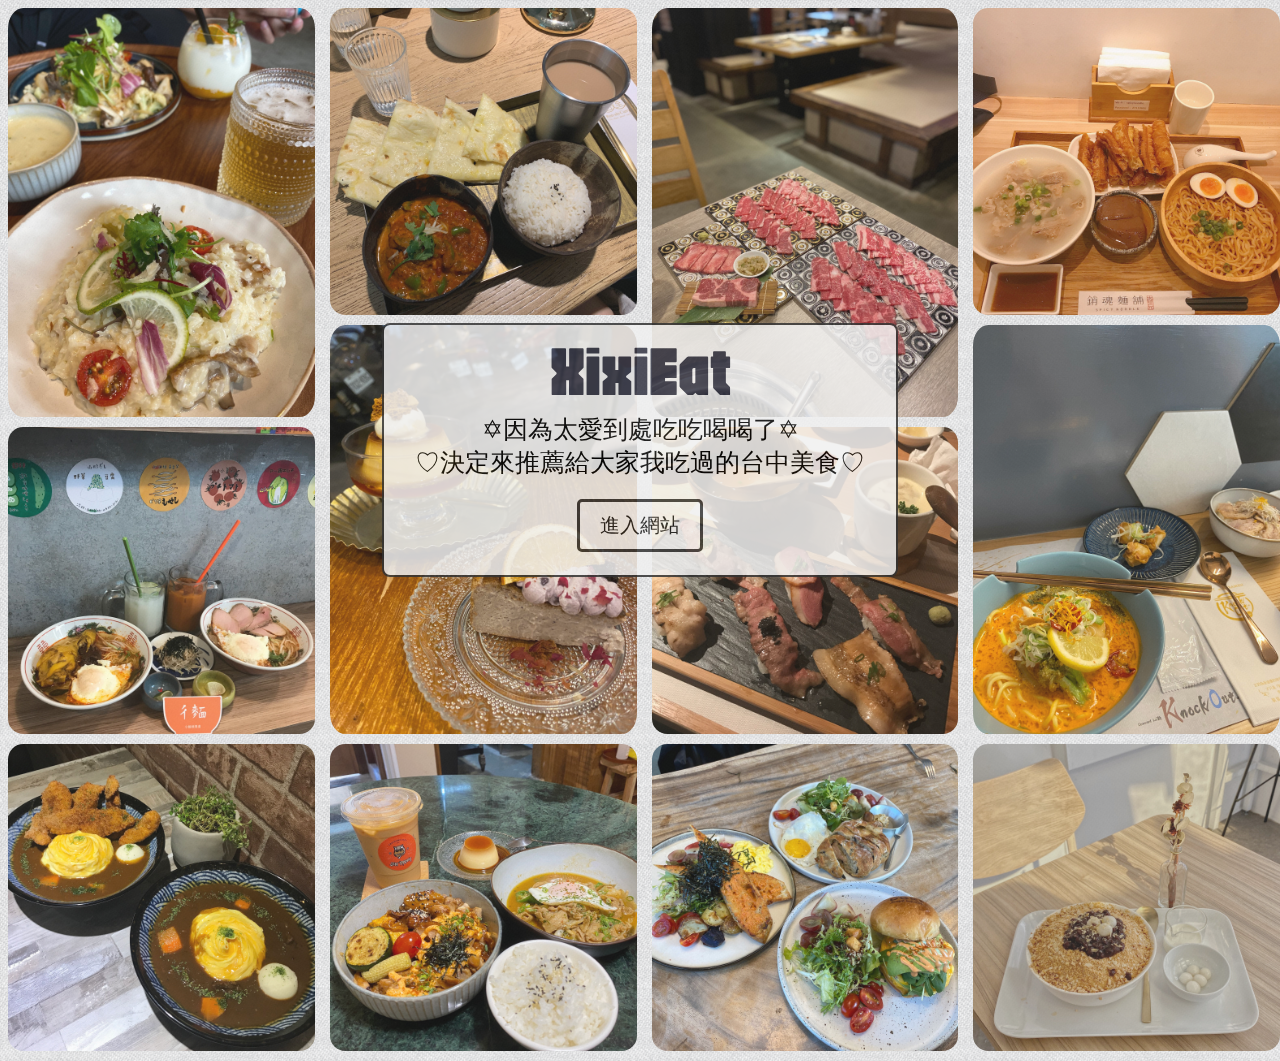
<file: index2/index2.html>
<!DOCTYPE html>
<html lang="en">
<head>
    <meta charset="UTF-8">
    <meta name="viewport" content="width=device-width, initial-scale=1.0">
    <link rel="stylesheet" href="./index2.css">
    <link rel="preconnect" href="https://fonts.googleapis.com">
    <link rel="preconnect" href="https://fonts.gstatic.com" crossorigin>
    <link href="https://fonts.googleapis.com/css2?family=Jaro:opsz@6..72&display=swap" rel="stylesheet">
    <title>首頁</title>
</head>
<body>
    <div class="topic">
        <div class="header-h1">XixiEat</div>
        <span class="p1">✡因為太愛到處吃吃喝喝了✡</span>
        <br>
        
        <span class="p1">♡決定來推薦給大家我吃過的台中美食♡</span>
        <br>
        <a class="button" href="./../美食分類/category.html">進入網站</a>
    </div>
    <div class="container">
        <figure>
          <img  src="./../images/1520-giocoso.jpeg"  />
          <!-- <figcaption><a href="#">1</a></figcaption> -->
        </figure>
        <figure>
          <img src="./../images/1515小酸辣.jpeg" alt="The Clifton Suspension Bridge" />
          <!-- <figcaption><a href="#">2</a></figcaption> -->
        </figure>
        <figure>
          <img src="./../images/1515-墨村.jpeg" alt="Sunset and boats" />
          <!-- <figcaption><a href="#">3</a></figcaption> -->
        </figure>
        <figure>
          <img src="./../images/1515飪室.jpeg" alt="a river in the snow" />
          <!-- <figcaption><a href="#">4</a></figcaption> -->
        </figure>
        <figure>
          <img src="./../images/1520-離域.jpeg" alt="a single checked balloon" />
          <!-- <figcaption><a href="#">5</a></figcaption> -->
        </figure>
        <figure>
          <img src="./../images/1515金香.jpeg" alt="a hot air balloon shaped like a dog" />
          <!-- <figcaption><a href="#">6</a></figcaption> -->
        </figure>
        <figure>
          <img src="./../images/1520-山鯨.jpeg" alt="View from a hot air balloon of other balloons" />
          <!-- <figcaption><a href="#">7</a></figcaption> -->
        </figure>
        <figure>
          <img src="./../images/1515-一笈.jpeg" alt="a balloon fairground ride" />
          <!-- <figcaption><a href="#">8</a></figcaption> -->
        </figure>
        <figure>
          <img src="./../images/1515-早午餐.jpeg" alt="sunrise over a harbor" />
          <!-- <figcaption><a href="#">9</a></figcaption> -->
        </figure>
        <figure>
          <img src="./../images/銷魂麵舖j.jpeg" alt="three hot air balloons in a blue sky" />
          <!-- <figcaption><a href="#">10</a></figcaption> -->
        </figure>
        <figure>
            <img src="./../images/1520-knockout.jpeg" alt="three hot air balloons in a blue sky" />
            <!-- <figcaption><a href="#">10</a></figcaption> -->
          </figure>
        <figure>
        <img src="./../images/紅豆冰.jpeg" alt="the Toronto light up sign at night" />
          <!-- <figcaption><a href="#">11</a></figcaption> -->
        </figure>
      </div>
      
</body>
</html>
</file>
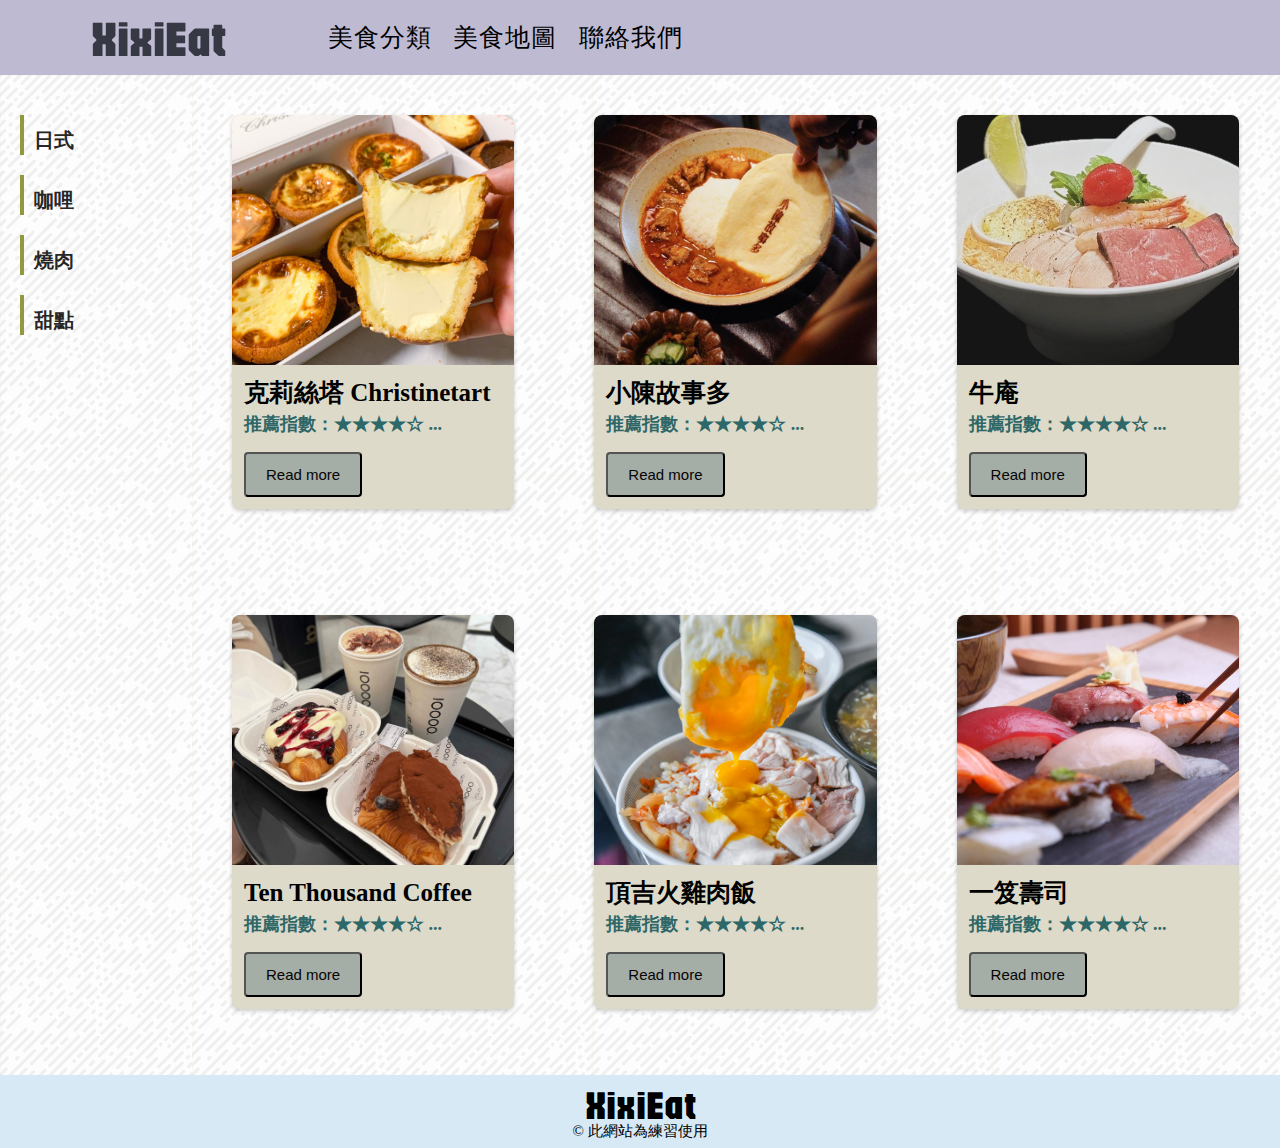
<file: 美食分類/category.html>
<!DOCTYPE html>
<html lang="en">

<head>
    <meta charset="UTF-8">
    <meta name="viewport" content="width=device-width, initial-scale=1.0">
    <link rel="stylesheet" href="./category.css">
    <link rel="stylesheet" href="./../css/template.css">

    <link rel="preconnect" href="https://fonts.googleapis.com">
    <link rel="preconnect" href="https://fonts.gstatic.com" crossorigin>
    <link href="https://fonts.googleapis.com/css2?family=Jaro:opsz@6..72&display=swap" rel="stylesheet">
    <link rel="stylesheet" href="https://cdnjs.cloudflare.com/ajax/libs/font-awesome/6.5.2/css/all.min.css"
        integrity="sha512-SnH5WK+bZxgPHs44uWIX+LLJAJ9/2PkPKZ5QiAj6Ta86w+fsb2TkcmfRyVX3pBnMFcV7oQPJkl9QevSCWr3W6A=="
        crossorigin="anonymous" referrerpolicy="no-referrer" />
    <title>美食分類</title>
</head>

<body>
    <header class="my-header">
        <a class="header-h1" href="./../index2/index2.html">XixiEat</a>
        <!-- <nav class="my-navbar">
            <ul class="">
                <li><a href="./../美食分類/category.html">美食分類</a></li>
                <li><a href="./../美食地圖/map.html">美食地圖</a></li>
                
                <li><a href="./../聯絡我們/contact.html">聯絡我們</a></li>
            </ul>
        </nav> -->
        <header class="my-header">
            <a class="header-h1" href="./../index2/index2.html">XixiEat</a>
            <nav class="my-navbar">
                <ul class="">
                    <li><a href="./../美食分類/category.html">美食分類</a></li>
                    <li><a href="./../美食地圖/map.html">美食地圖</a></li>
                    <!-- <li><a href="./../新店報報/新店報報.html">新店報報.html</a></li> -->
                    <li><a href="./../聯絡我們/contact.html">聯絡我們</a></li>
                </ul>
            </nav>
            <div class="social-icon">
                <a href="#"><i class="fa-brands fa-facebook"></i></a>
                <a href="#"><i class="fa-brands fa-youtube"></i></a>
                <a href="#"><i class="fa-brands fa-instagram"></i></a>
                <a href="#" class="search-icon"><i class="fa-solid fa-magnifying-glass"></i></a>
                <div class="search">
                    <input class="search-bar" id="search-bar" placeholder="搜尋..." type="text">
                    <div class="search-results" id="search-results"></div>
                </div>
            </div>
            
            
        </header>
        
    </header>
    <div class="main">

        <div class="mainitem">
            <div class="sidebar">
                <ul>
                    <li><a href="./japan.html">日式</a></li>
                    <li><a href="./curry.html">咖哩</a></li>
                    <li><a href="./meat.html">燒肉</a></li>
                    <li><a href="./desert.html">甜點</a></li>
                </ul>

            </div>
            <div class="item">
                <div>
                    <div class="card">
                        <img src="../images/克莉絲塔1.jpeg" style="object-fit: cover;">
                        <div class="card-content">
                            <h3 style="font-size: 25px;font-weight: bold; "><a class="map" href="https://maps.app.goo.gl/RjBqzqEPiHUmcZX57">克莉絲塔 Christinetart</a></h3>
                            <p style="font-size: 18px;font-weight: bold;">推薦指數：★★★★☆

                                <span id="dots1">...</span>
                                <br>
                                <span id="more1" style="display: none;">
                                    
                                    推薦餐點：焦糖佐海鹽蛋塔
                                </span>
                            </p>
                            <button onclick="readMoreClicked('1')" id="myBtn1" class="readmore">Read more</button>
                        </div>
                    </div>
                </div>
                <div>
                    <div class="card">
                        <img src="../images/小陳故事多.jpeg" style="object-fit: cover;">
                        <div class="card-content">
                            <h3 style="font-size: 25px;font-weight: bold;"><a href="https://maps.app.goo.gl/DE7C6ovrkmegYx8M8" class="map">小陳故事多</a></h3>
                            <p style="font-size: 18px;font-weight: bold;">推薦指數：★★★★☆

                                <span id="dots2">...</span>
                                <br>
                                <span id="more2" style="display: none;">
                                    推薦餐點：慢燉牛肉咖哩飯
                                </span>
                            </p>
                            <button onclick="readMoreClicked('2')" id="myBtn2" class="readmore">Read more</button>
                        </div>
                    </div>
                </div>
                <div>
                    <div class="card">
                        <img src="../images/牛庵.jpeg" style="object-fit: cover;">
                        <div class="card-content">
                            <h3 style="font-size: 25px;font-weight: bold;"><a href="https://maps.app.goo.gl/UEpUxBNN4NqbBPbN9" class="map">牛庵</a></h3>
                            <p style="font-size: 18px;font-weight: bold;">推薦指數：★★★★☆

                                <span id="dots3">...</span>
                                <br>
                                <span id="more3" style="display: none;">
                                    推薦餐點：番茄牛骨濃湯拉麵
                                </span>
                            </p>
                            <button onclick="readMoreClicked('3')" id="myBtn3" class="readmore">Read more</button>
                        </div>
                    </div>
                </div>
                <div>
                    <div class="card">
                        <img src="../images/ten thousand.jpeg" style="object-fit: cover;">
                        <div class="card-content">
                            <h3 style="font-size: 25px;font-weight: bold;"><a href="https://maps.app.goo.gl/Y6ubd9KLrxcx1znr9" class="map">Ten Thousand Coffee</a></h3>
                            <p style="font-size: 18px;font-weight: bold;">推薦指數：★★★★☆

                                <span id="dots4">...</span>
                                <br>
                                <span id="more4" style="display: none;">
                                    推薦餐點：維也納咖啡、藍莓可頌
                                </span>
                            </p>
                            <button onclick="readMoreClicked('4')" id="myBtn4" class="readmore">Read more</button>
                        </div>
                    </div>
                </div>
                <div>
                    <div class="card">
                        <img src="../images/頂吉火雞肉飯.jpeg" style="object-fit: cover;">
                        <div class="card-content">
                            <h3 style="font-size: 25px;font-weight: bold;"><a href="https://maps.app.goo.gl/c7hqWCrMun5XBajS8" class="map">頂吉火雞肉飯</a></h3>
                            <p style="font-size: 18px;font-weight: bold;">推薦指數：★★★★☆

                                <span id="dots5">...</span>
                                <br>
                                <span id="more5" style="display: none;">
                                    推薦餐點：火雞肉片飯
                                </span>
                            </p>
                            <button onclick="readMoreClicked('5')" id="myBtn5" class="readmore">Read more</button>
                        </div>
                    </div>
                </div>
                <div>
                    <div class="card">
                        <img src="../images/一笈壽司.jpeg" style="object-fit: cover;">
                        <div class="card-content">
                            <h3 style="font-size: 25px;font-weight: bold;"><a href="https://maps.app.goo.gl/9mNurDEPSvL2WJ9q6" class="map">一笈壽司</a></h3>
                            <p style="font-size: 18px;font-weight: bold;">推薦指數：★★★★☆

                                <span id="dots6">...</span>
                                <br>
                                <span id="more6" style="display: none;">
                                    推薦餐點：鮭魚壽司
                                </span>
                            </p>
                            <button onclick="readMoreClicked('6')" id="myBtn6" class="readmore">Read more</button>
                        </div>
                    </div>
                </div>
            </div>

        </div>
    </div>
    <footer>

        <div class="footer-logo">XixiEat</div>
        <div class="text-center" style="font-size: 15px;">&copy; 此網站為練習使用</div>
    </footer>
    <a href="#" class="pagetop"><i class="fa-solid fa-circle-up"></i></a>
    <script src="./category.js"></script>
    <script src="./../css/template.js"></script>
</body>

</html>
</file>
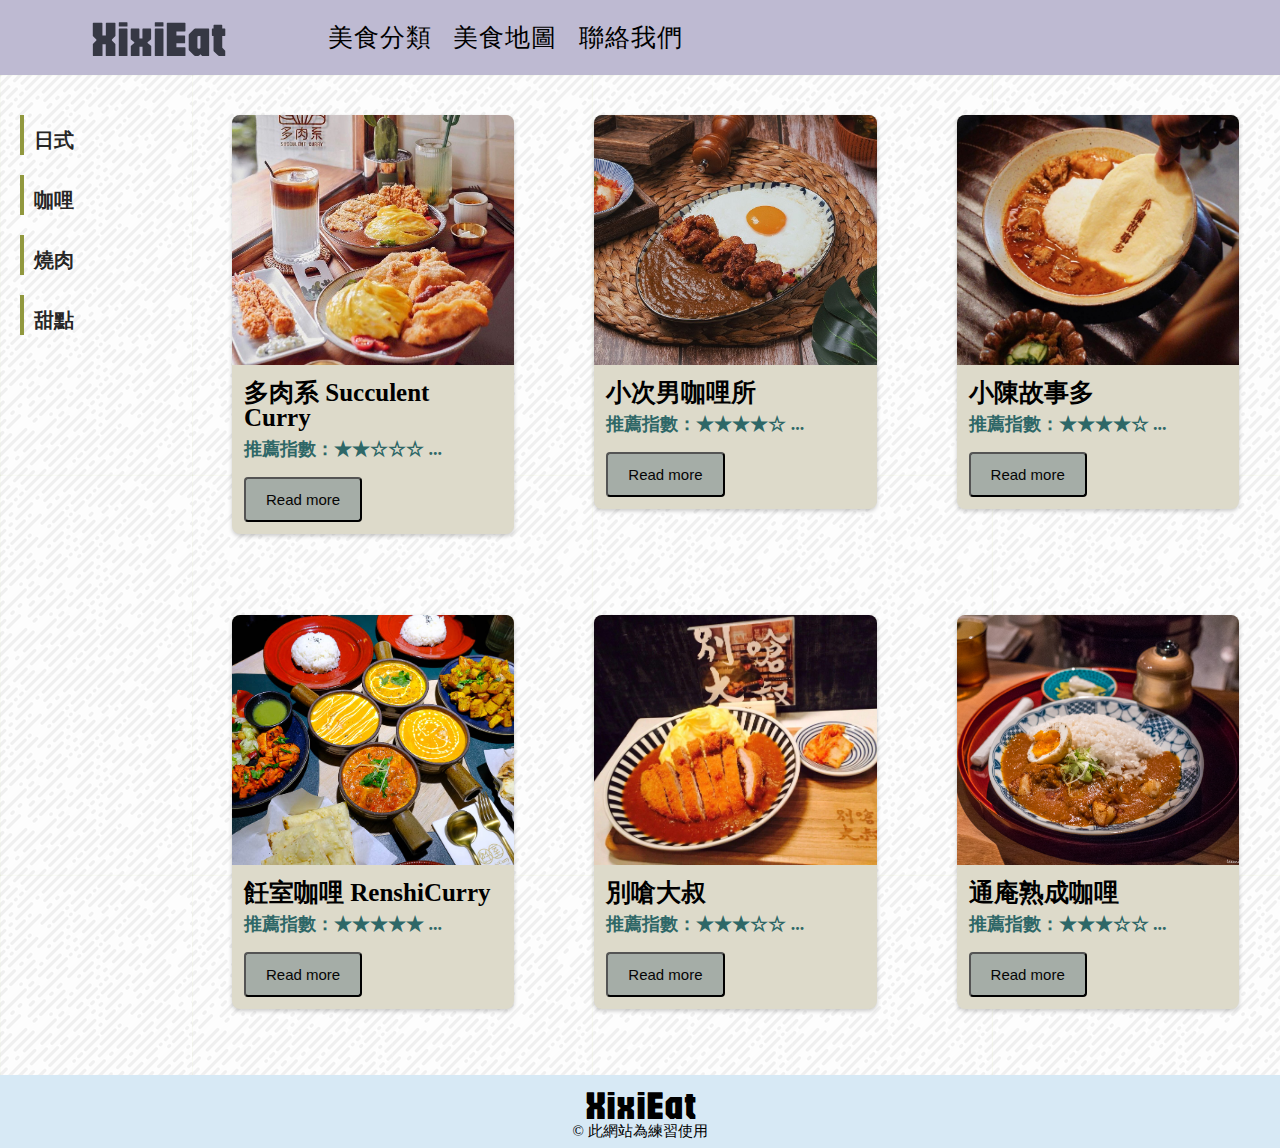
<file: 美食分類/curry.html>
<!DOCTYPE html>
<html lang="en">
<head>
    <meta charset="UTF-8">
    <meta name="viewport" content="width=device-width, initial-scale=1.0">
    <link rel="stylesheet" href="./category.css">
    <link rel="stylesheet" href="./../css/template.css">
    
    <link rel="preconnect" href="https://fonts.googleapis.com">
    <link rel="preconnect" href="https://fonts.gstatic.com" crossorigin>
    <link href="https://fonts.googleapis.com/css2?family=Jaro:opsz@6..72&display=swap" rel="stylesheet">
    <link rel="stylesheet" href="https://cdnjs.cloudflare.com/ajax/libs/font-awesome/6.5.2/css/all.min.css"
        integrity="sha512-SnH5WK+bZxgPHs44uWIX+LLJAJ9/2PkPKZ5QiAj6Ta86w+fsb2TkcmfRyVX3pBnMFcV7oQPJkl9QevSCWr3W6A=="
        crossorigin="anonymous" referrerpolicy="no-referrer" />
    <title>curry</title>
</head>
<body>
    <header class="my-header">
        <a class="header-h1" href="./../index2/index2.html">XixiEat</a>
        <nav class="my-navbar">
            <ul class="">
                <li><a href="./../美食分類/category.html">美食分類</a></li>
                <li><a href="./../美食地圖/map.html">美食地圖</a></li>
                <!-- <li><a href="./../新店報報/新店報報.html">新店報報</a></li> -->
                <li><a href="./../聯絡我們/contact.html">聯絡我們</a></li>
            </ul>
        </nav>
        <div class="social-icon">
            <a href="#"><i class="fa-brands fa-facebook"></i></a>
            <a href="#"><i class="fa-brands fa-youtube"></i></a>
            <a href="#"><i class="fa-brands fa-instagram"></i></a>
            <a href="#" class="search-icon"><i class="fa-solid fa-magnifying-glass"></i></a>
            <div class="search">
                <input class="search-bar" id="search-bar" placeholder="搜尋..." type="text">
                <div class="search-results" id="search-results"></div>
            </div>
        </div>
    </header>
    <div class="main">
    
        <div class="mainitem">
            <div class="sidebar">
                <ul>
                    <li><a href="./japan.html">日式</a></li>
                    <li><a href="./curry.html">咖哩</a></li>
                    <li><a href="./meat.html">燒肉</a></li>
                    <li><a href="./desert.html">甜點</a></li>
                </ul>
                    
            </div>
            <div class="item">
                <div>
                    <div class="card">
                        <img src="../images/多肉系.jpeg" style="object-fit: cover;">
                        <div class="card-content">
                            <h3 style="font-size: 25px; font-weight: bold;"><a href="https://maps.app.goo.gl/hTgproc1bCuvnbuU6" class="map">多肉系 Succulent Curr</a>y</h3>
                            <p style="font-size: 18px; font-weight: bold;">推薦指數：★★☆☆☆
                                <span id="dots1">...</span>
                                <br>
                                <span id="more1" style="display: none;">
                                    推薦餐點：嬌滴滴雞柳
                                </span>
                            </p>
                            <button onclick="readMoreClicked('1')" id="myBtn1" class="readmore">Read more</button>
                            
                            
                        </div>
                    </div>
                </div>   
                <div>
                    <div class="card">
                        <img src="../images/小次男.jpeg" style="object-fit: cover;">
                        <div class="card-content">
                            <h3 style="font-size: 25px; font-weight: bold;" ><a href="https://maps.app.goo.gl/TpsKEgoDqNVehEHL7" class="map">小次男咖哩所</a></h3>
                            <p style="font-size: 18px; font-weight: bold;">推薦指數：★★★★☆
                                <span id="dots2">...</span>
                                <br>
                                <span id="more2" style="display: none;">
                                    推薦餐點：烤布蕾
                                </span>
                            </p>
                            <button onclick="readMoreClicked('2')" id="myBtn2" class="readmore">Read more</button>
                        </div>
                    </div>
                </div>   
                <div>
                    <div class="card">
                        <img src="../images/小陳故事多.jpeg" style="object-fit: cover;">
                        <div class="card-content">
                            <h3 style="font-size: 25px; font-weight: bold;"><a href="https://maps.app.goo.gl/DE7C6ovrkmegYx8M8" class="map">小陳故事多</a></h3>
                            <p style="font-size: 18px; font-weight: bold;">推薦指數：★★★★☆
                                <span id="dots3">...</span>
                                <br>
                                <span id="more3" style="display: none;">
                                    推薦餐點：慢燉牛肉咖哩飯
                                </span>
                            </p>
                            <button onclick="readMoreClicked('3')" id="myBtn3" class="readmore">Read more</button>
                        </div>
                    </div>
                </div>   
                <div>
                    <div class="card">
                        <img src="../images/飪室.jpeg" style="object-fit: cover;">
                        <div class="card-content">
                            <h3 style="font-size: 25px; font-weight: bold;"><a href="https://maps.app.goo.gl/n16H7HZhVLGPmcsk8" class="map">飪室咖哩 RenshiCurry</a></h3>
                            <p style="font-size: 18px; font-weight: bold;">推薦指數：★★★★★
                                <span id="dots4">...</span>
                                <br>
                                <span id="more4" style="display: none;">
                                    推薦餐點：初次認識
                                </span>
                            </p>
                            <button onclick="readMoreClicked('4')" id="myBtn4" class="readmore">Read more</button>
                        </div>
                    </div>
                </div>   
                <div>
                    <div class="card">
                        <img src="../images/別嗆大叔.jpeg" style="object-fit: cover;">
                        <div class="card-content">
                            <h3 style="font-size: 25px; font-weight: bold;"><a href="https://maps.app.goo.gl/DtMgsuRZ9dVt87E1A" class="map">別嗆大叔</a></h3>
                            <p style="font-size: 18px; font-weight: bold;">推薦指數：★★★☆☆
                                <span id="dots5">...</span>
                                <br>
                                <span id="more5" style="display: none;">
                                    推薦餐點：牛咖哩
                                </span>
                            </p>
                            <button onclick="readMoreClicked('5')" id="myBtn5" class="readmore">Read more</button>
                        </div>
                    </div>
                </div>   
                <div>
                    <div class="card">
                        <img src="../images/通庵.jpeg" style="object-fit: cover;">
                        <div class="card-content">
                            <h3 style="font-size: 25px; font-weight: bold;"><a href="https://maps.app.goo.gl/QjaHxmfE29EzVK687" class="map">通庵熟成咖哩</a></h3>
                            <p style="font-size: 18px; font-weight: bold;">推薦指數：★★★☆☆
                                <span id="dots6">...</span>
                                <br>
                                <span id="more6" style="display: none;">
                                    推薦餐點：綜合牛雞熟成咖哩
                                </span>
                            </p>
                            <button onclick="readMoreClicked('6')" id="myBtn6" class="readmore">Read more</button>
                        </div>
                    </div>
                </div>    
            </div>
            
        </div>
    </div> 
    <footer>

        <div class="footer-logo">XixiEat</div>
        <div class="text-center" style="font-size: 15px;">&copy; 此網站為練習使用</div>
    </footer>
    <a href="#" class="pagetop"><i class="fa-solid fa-circle-up"></i></a>
    <script src="./category.js"></script>
    <script src="./../css/template.js"></script>
</body>
</html>
</file>
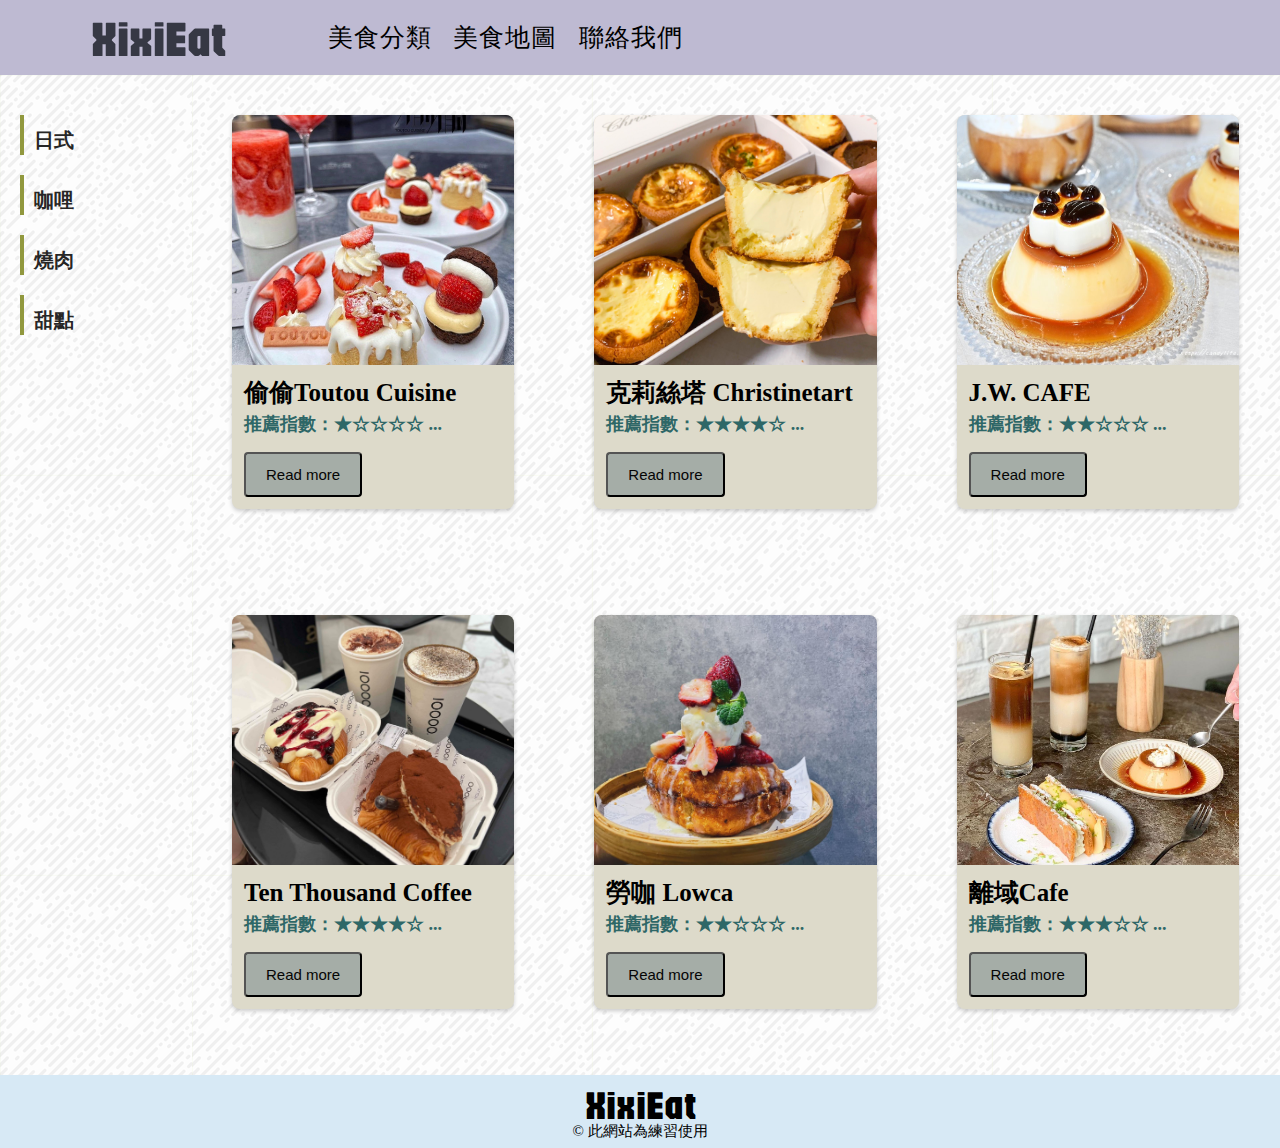
<file: 美食分類/desert.html>
<!DOCTYPE html>
<html lang="en">

<head>
    <meta charset="UTF-8">
    <meta name="viewport" content="width=device-width, initial-scale=1.0">
    <link rel="stylesheet" href="./category.css">
    <link rel="stylesheet" href="./../css/template.css">

    <link rel="preconnect" href="https://fonts.googleapis.com">
    <link rel="preconnect" href="https://fonts.gstatic.com" crossorigin>
    <link href="https://fonts.googleapis.com/css2?family=Jaro:opsz@6..72&display=swap" rel="stylesheet">
    <link rel="stylesheet" href="https://cdnjs.cloudflare.com/ajax/libs/font-awesome/6.5.2/css/all.min.css"
        integrity="sha512-SnH5WK+bZxgPHs44uWIX+LLJAJ9/2PkPKZ5QiAj6Ta86w+fsb2TkcmfRyVX3pBnMFcV7oQPJkl9QevSCWr3W6A=="
        crossorigin="anonymous" referrerpolicy="no-referrer" />
    <title>desert</title>
</head>

<body>
    <header class="my-header">
        <a class="header-h1" href="./../index2/index2.html">XixiEat</a>
        <nav class="my-navbar">
            <ul class="">
                <li><a href="./../美食分類/category.html">美食分類</a></li>
                <li><a href="./../美食地圖/map.html">美食地圖</a></li>
                <!-- <li><a href="./../新店報報/新店報報.html">新店報報</a></li> -->
                <li><a href="./../聯絡我們/contact.html">聯絡我們</a></li>
            </ul>
        </nav>
        <div class="social-icon">
            <a href="#"><i class="fa-brands fa-facebook"></i></a>
            <a href="#"><i class="fa-brands fa-youtube"></i></a>
            <a href="#"><i class="fa-brands fa-instagram"></i></a>
            <a href="#" class="search-icon"><i class="fa-solid fa-magnifying-glass"></i></a>
            <div class="search">
                <input class="search-bar" id="search-bar" placeholder="搜尋..." type="text">
                <div class="search-results" id="search-results"></div>
            </div>
        </div>
    </header>
    <div class="main">

        <div class="mainitem">
            <div class="sidebar">
                <ul>
                    <li><a href="./japan.html">日式</a></li>
                    <li><a href="./curry.html">咖哩</a></li>
                    <li><a href="./meat.html">燒肉</a></li>
                    <li><a href="./desert.html">甜點</a></li>
                </ul>

            </div>
            <div class="item">
                <div>
                    <div class="card">
                        <img src="../images/偷偷.jpeg" style="object-fit: cover;">
                        <div class="card-content">
                            <h3 style="font-size: 25px; font-weight: bold;"><a href="https://maps.app.goo.gl/ecxmUnRtLy1jLGpi8" class="map">偷偷Toutou Cuisine</a></h3>
                            <p style="font-size: 18px; font-weight: bold;">推薦指數：★☆☆☆☆
                                <span id="dots1">...</span>
                                <br>
                                <span id="more1" style="display: none;">
                                    推薦餐點：草莓戚風
                                </span>
                            </p>
                            <button onclick="readMoreClicked('1')" id="myBtn1" class="readmore">Read more</button>
                        </div>
                    </div>
                </div>
                <div>
                    <div class="card">
                        <img src="../images/克莉絲塔1.jpeg" style="object-fit: cover;">
                        <div class="card-content">
                            <h3 style="font-size: 25px; font-weight: bold;"><a href="https://maps.app.goo.gl/fZeZaFY1duQka1y78" class="map">克莉絲塔 Christinetart</a></h3>
                            <p style="font-size: 18px; font-weight: bold;">推薦指數：★★★★☆
                                <span id="dots2">...</span>
                                <br>
                                <span id="more2" style="display: none;">
                                    推薦餐點：焦糖佐海鹽蛋塔
                                </span>
                            </p>
                            <button onclick="readMoreClicked('2')" id="myBtn2" class="readmore">Read more</button>
                        </div>
                    </div>
                </div>
                <div>
                    <div class="card">
                        <img src="../images/貓掌布丁大.jpeg" style="object-fit: cover;">
                        <div class="card-content">
                            <h3 style="font-size: 25px; font-weight: bold;"><a href="https://maps.app.goo.gl/P7g3yVhK17WBiLBm7" class="map">J.W. CAFE</a></h3>
                            <p style="font-size: 18px; font-weight: bold;">推薦指數：★★☆☆☆
                                <span id="dots3">...</span>
                                <br>
                                <span id="more3" style="display: none;">
                                    推薦餐點：貓掌布丁
                                </span>
                            </p>
                            <button onclick="readMoreClicked('3')" id="myBtn3" class="readmore">Read more</button>
                        </div>
                    </div>
                </div>
                <div>
                    <div class="card">
                        <img src="../images/ten thousand.jpeg" style="object-fit: cover;">
                        <div class="card-content">
                            <h3 style="font-size: 25px; font-weight: bold;"><a href="https://maps.app.goo.gl/Y6ubd9KLrxcx1znr9" class="map">Ten Thousand Coffee</a></h3>
                            <p style="font-size: 18px; font-weight: bold;">推薦指數：★★★★☆
                                <span id="dots4">...</span>
                                <br>
                                <span id="more4" style="display: none;">
                                    推薦餐點：維也納咖啡、藍莓可頌
                                </span>
                            </p>
                            <button onclick="readMoreClicked('4')" id="myBtn4" class="readmore">Read more</button>
                        </div>
                    </div>
                </div>
                <div>
                    <div class="card">
                        <img src="../images/勞咖.jpeg" style="object-fit: cover;">
                        <div class="card-content">
                            <h3 style="font-size: 25px; font-weight: bold;"><a href="https://maps.app.goo.gl/Bn6mL82NYgy7C9tV7" class="map">勞咖 Lowca</a></h3>
                            <p style="font-size: 18px; font-weight: bold;">推薦指數：★★☆☆☆
                                <span id="dots5">...</span>
                                <br>
                                <span id="more5" style="display: none;">
                                    推薦餐點：草莓西多士
                                </span>
                            </p>
                            <button onclick="readMoreClicked('5')" id="myBtn5" class="readmore">Read more</button>
                        </div>
                    </div>
                </div>
                <div>
                    <div class="card">
                        <img src="../images/離域1.jpeg" style="object-fit: cover;">
                        <div class="card-content">
                            <h3 style="font-size: 25px; font-weight: bold;"><a href="https://maps.app.goo.gl/x9vJ7nereSAYgjKX9" class="map">離域Cafe</a></h3>
                            <p style="font-size: 18px; font-weight: bold;">推薦指數：★★★☆☆
                                <span id="dots6">...</span>
                                <br>
                                <span id="more6" style="display: none;">
                                    推薦餐點：巴士克乳酪蛋糕
                                </span>
                            </p>
                            <button onclick="readMoreClicked('6')" id="myBtn6" class="readmore">Read more</button>
                        </div>
                    </div>
                </div>
            </div>

        </div>
    </div>
    <footer>

        <div class="footer-logo">XixiEat</div>
        <div class="text-center" style="font-size: 15px;">&copy; 此網站為練習使用</div>
    </footer>
    <a href="#" class="pagetop"><i class="fa-solid fa-circle-up"></i></a>
    <script src="./category.js"></script>
    <script src="./../css/template.js"></script>
</body>

</html>
</file>
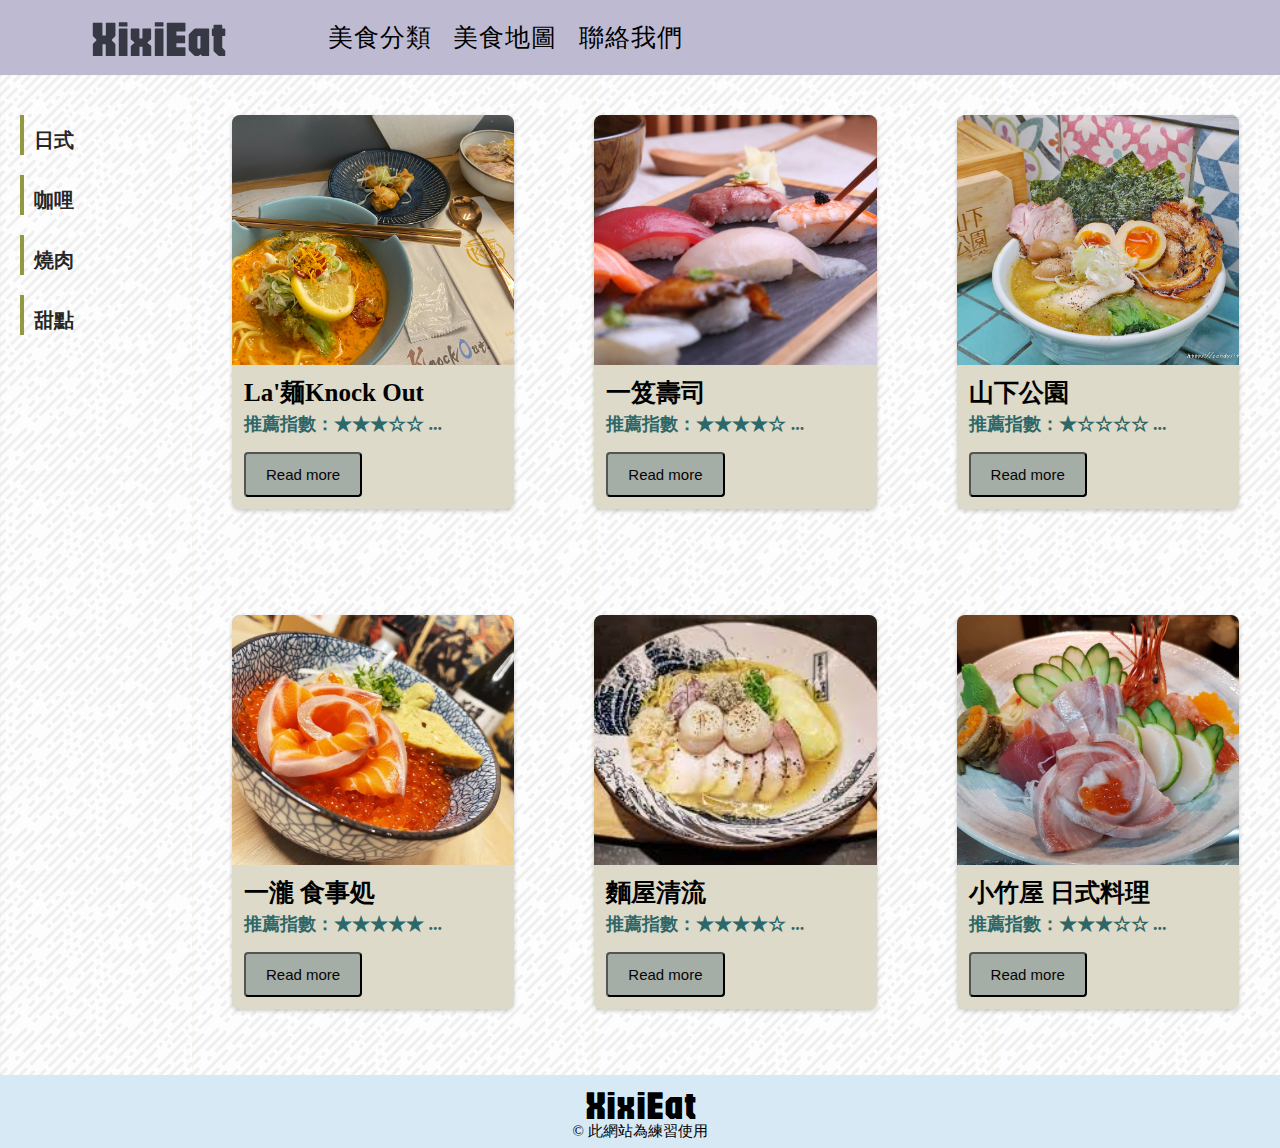
<file: 美食分類/japan.html>
<!DOCTYPE html>
<html lang="en">
<head>
    <meta charset="UTF-8">
    <meta name="viewport" content="width=device-width, initial-scale=1.0">
    <link rel="stylesheet" href="./category.css">
    <link rel="stylesheet" href="./../css/template.css">
    
    <link rel="preconnect" href="https://fonts.googleapis.com">
    <link rel="preconnect" href="https://fonts.gstatic.com" crossorigin>
    <link href="https://fonts.googleapis.com/css2?family=Jaro:opsz@6..72&display=swap" rel="stylesheet">
    <link rel="stylesheet" href="https://cdnjs.cloudflare.com/ajax/libs/font-awesome/6.5.2/css/all.min.css"
        integrity="sha512-SnH5WK+bZxgPHs44uWIX+LLJAJ9/2PkPKZ5QiAj6Ta86w+fsb2TkcmfRyVX3pBnMFcV7oQPJkl9QevSCWr3W6A=="
        crossorigin="anonymous" referrerpolicy="no-referrer" />
    <title>japan</title>
</head>
<body>
    <header class="my-header">
        <a class="header-h1" href="./../index2/index2.html">XixiEat</a>
        <nav class="my-navbar">
            <ul class="">
                <li><a href="./../美食分類/category.html">美食分類</a></li>
                <li><a href="./../美食地圖/map.html">美食地圖</a></li>
                <!-- <li><a href="./../新店報報/新店報報.html">新店報報</a></li> -->
                <li><a href="./../聯絡我們/contact.html">聯絡我們</a></li>
            </ul>
        </nav>
        <div class="social-icon">
            <a href="#"><i class="fa-brands fa-facebook"></i></a>
            <a href="#"><i class="fa-brands fa-youtube"></i></a>
            <a href="#"><i class="fa-brands fa-instagram"></i></a>
            <a href="#" class="search-icon"><i class="fa-solid fa-magnifying-glass"></i></a>
            <div class="search">
                <input class="search-bar" id="search-bar" placeholder="搜尋..." type="text">
                <div class="search-results" id="search-results"></div>
            </div>
        </div>
    </header>
    <div class="main">
    
        <div class="mainitem">
            <div class="sidebar">
                <ul>
                    <li><a href="./japan.html">日式</a></li>
                    <li><a href="./curry.html">咖哩</a></li>
                    <li><a href="./meat.html">燒肉</a></li>
                    <li><a href="./desert.html">甜點</a></li>
                </ul>
                    
            </div>
            <div class="item">
                <div>
                    <div class="card">
                        <img src="../images/knock out.png" style="object-fit: cover;">
                        <div class="card-content">
                            <h3 style="font-size: 25px; font-weight: bold;"><a href="https://maps.app.goo.gl/6b4ERCgwP3sgeGPt8" class="map"></a>La'麺Knock Out</h3>
                            <p style="font-size: 18px; font-weight: bold;">推薦指數：★★★☆☆
                                <span id="dots1">...</span>
                                <br>
                                <span id="more1" style="display: none;">
                                    推薦餐點：松露蛤蜊巧達拉麵
                                </span>
                            </p>
                            <button onclick="readMoreClicked('1')" id="myBtn1" class="readmore">Read more</button>
                        </div>
                    </div>
                </div>   
                <div>
                    <div class="card">
                        <img src="../images/一笈壽司.jpeg" style="object-fit: cover;">
                        <div class="card-content">
                            <h3 style="font-size: 25px; font-weight: bold;"><a href="https://maps.app.goo.gl/9mNurDEPSvL2WJ9q6" class="map">一笈壽司</a></h3>
                            <p style="font-size: 18px; font-weight: bold;">推薦指數：★★★★☆
                                <span id="dots2">...</span>
                                <br>
                                <span id="more2" style="display: none;">
                                    推薦餐點：鮭魚壽司
                                </span>
                            </p>
                            <button onclick="readMoreClicked('2')" id="myBtn2" class="readmore">Read more</button>
                        </div>
                    </div>
                </div>   
                <div>
                    <div class="card">
                        <img src="../images/山下公園.jpeg" style="object-fit: cover;">
                        <div class="card-content">
                            <h3 style="font-size: 25px; font-weight: bold;"><a href="https://maps.app.goo.gl/JPpJrSPSBU5YAgKY7" class="map">山下公園</a></h3>
                            <p style="font-size: 18px; font-weight: bold;">推薦指數：★☆☆☆☆
                                <span id="dots3">...</span>
                                <br>
                                <span id="more3" style="display: none;">
                                    推薦餐點：醬油豚雞濃湯拉麵
                                </span>
                            </p>
                            <button onclick="readMoreClicked('3')" id="myBtn3" class="readmore">Read more</button>
                        </div>
                    </div>
                </div>   
                <div>
                    <div class="card">
                        <img src="../images/一攏.jpeg" style="object-fit: cover;">
                        <div class="card-content">
                            <h3 style="font-size: 25px; font-weight: bold;"><a href="https://maps.app.goo.gl/syqhjr9JdiebdB927" class="map">一瀧 食事処</a></h3>
                            <p style="font-size: 18px; font-weight: bold;">推薦指數：★★★★★
                                <span id="dots4">...</span>
                                <br>
                                <span id="more4" style="display: none;">
                                    推薦餐點：炙燒鮭魚肚丼飯
                                </span>
                            </p>
                            <button onclick="readMoreClicked('4')" id="myBtn4" class="readmore">Read more</button>
                        </div>
                    </div>
                </div>   
                <div>
                    <div class="card">
                        <img src="../images/麵屋清流.jpeg" style="object-fit: cover;">
                        <div class="card-content">
                            <h3 style="font-size: 25px; font-weight: bold;"><a href="https://maps.app.goo.gl/xzspBfw75etXQYnLA" class="map">麵屋清流</a></h3>
                            <p style="font-size: 18px; font-weight: bold;">推薦指數：★★★★☆
                                <span id="dots5">...</span>
                                <br>
                                <span id="more5" style="display: none;">
                                    推薦餐點：甘珀醬油雞清湯拉麵
                                </span>
                            </p>
                            <button onclick="readMoreClicked('5')" id="myBtn5" class="readmore">Read more</button>
                        </div>
                    </div>
                </div>   
                <div>
                    <div class="card">
                        <img src="../images/小竹屋.jpeg" style="object-fit: cover;">
                        <div class="card-content">
                            <h3 style="font-size: 25px; font-weight: bold;"><a href="https://maps.app.goo.gl/6w5nMtn6aTutJy699" class="map">小竹屋 日式料理</a></h3>
                            <p style="font-size: 18px; font-weight: bold;">推薦指數：★★★☆☆
                                <span id="dots6">...</span>
                                <br>
                                <span id="more6" style="display: none;">
                                    推薦餐點：鮭魚刺身
                                </span>
                            </p>
                            <button onclick="readMoreClicked('6')" id="myBtn6" class="readmore">Read more</button>
                        </div>
                    </div>
                </div>    
            </div>
            
        </div>
    </div> 
    <footer>

        <div class="footer-logo">XixiEat</div>
        <div class="text-center" style="font-size: 15px;">&copy; 此網站為練習使用</div>
    </footer>
    <a href="#" class="pagetop"><i class="fa-solid fa-circle-up"></i></a>
    <script src="./category.js" ></script>
    <script src="./../css/template.js"></script>
</body>
</html>
</file>
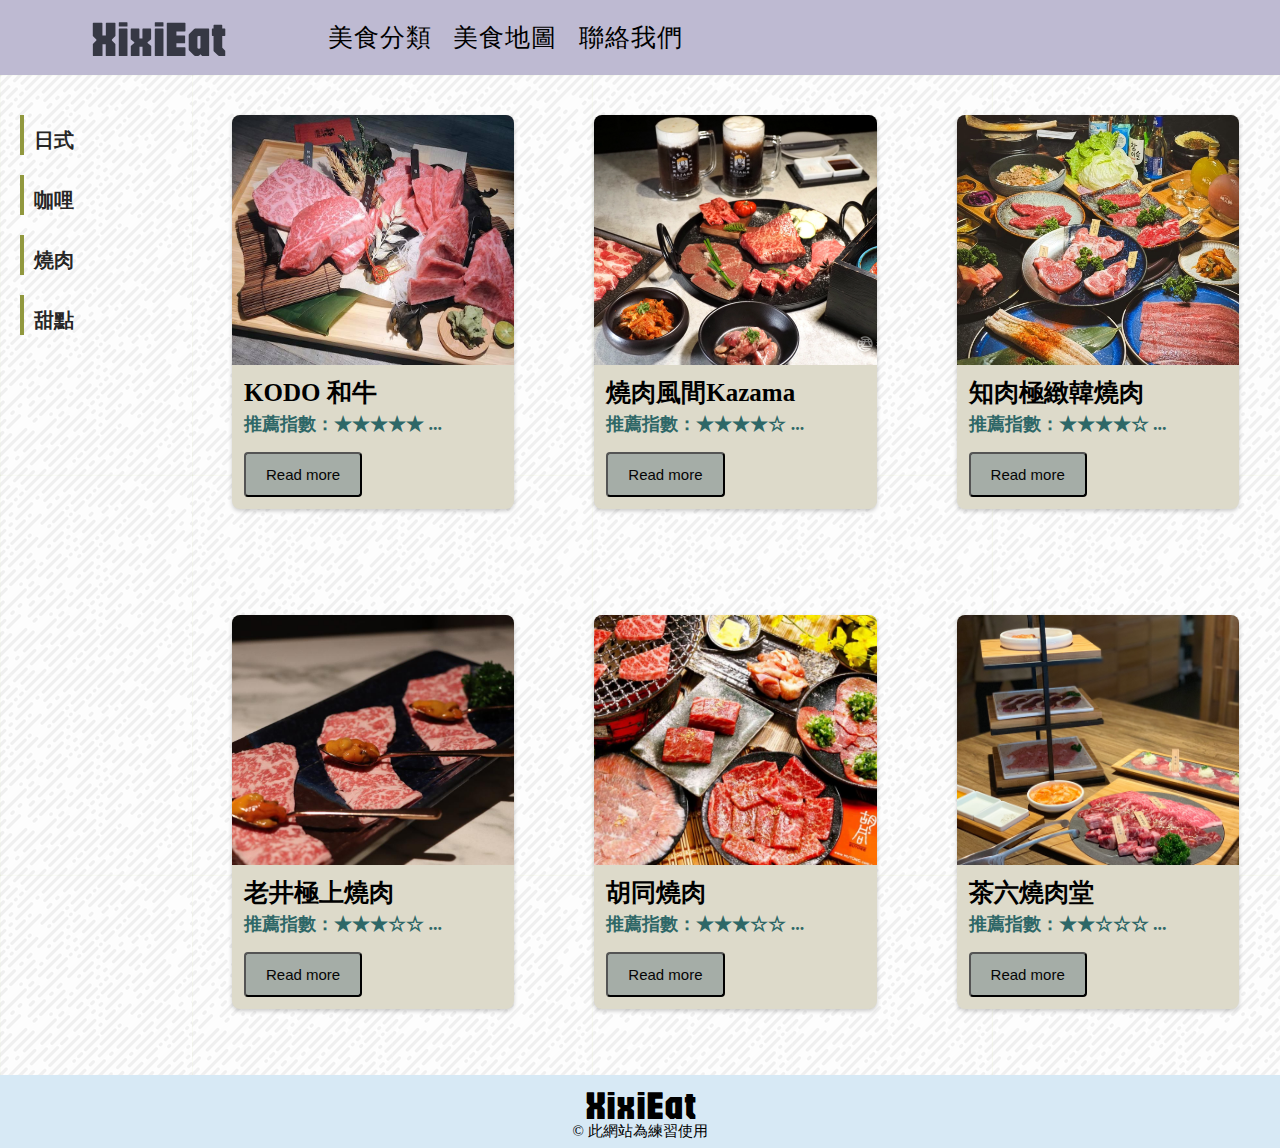
<file: 美食分類/meat.html>
<!DOCTYPE html>
<html lang="en">
<head>
    <meta charset="UTF-8">
    <meta name="viewport" content="width=device-width, initial-scale=1.0">
    <link rel="stylesheet" href="./category.css">
    <link rel="stylesheet" href="./../css/template.css">
    
    <link rel="preconnect" href="https://fonts.googleapis.com">
    <link rel="preconnect" href="https://fonts.gstatic.com" crossorigin>
    <link href="https://fonts.googleapis.com/css2?family=Jaro:opsz@6..72&display=swap" rel="stylesheet">
    <link rel="stylesheet" href="https://cdnjs.cloudflare.com/ajax/libs/font-awesome/6.5.2/css/all.min.css"
        integrity="sha512-SnH5WK+bZxgPHs44uWIX+LLJAJ9/2PkPKZ5QiAj6Ta86w+fsb2TkcmfRyVX3pBnMFcV7oQPJkl9QevSCWr3W6A=="
        crossorigin="anonymous" referrerpolicy="no-referrer" />
    <title>meat</title>
</head>
<body>
    <header class="my-header">
        <a class="header-h1" href="./../index2/index2.html">XixiEat</a>
        <nav class="my-navbar">
            <ul class="">
                <li><a href="./../美食分類/category.html">美食分類</a></li>
                <li><a href="./../美食地圖/map.html">美食地圖</a></li>
                <!-- <li><a href="./../新店報報/新店報報.html">新店報報</a></li> -->
                <li><a href="./../聯絡我們/contact.html">聯絡我們</a></li>
            </ul>
        </nav>
        <div class="social-icon">
            <a href="#"><i class="fa-brands fa-facebook"></i></a>
            <a href="#"><i class="fa-brands fa-youtube"></i></a>
            <a href="#"><i class="fa-brands fa-instagram"></i></a>
            <a href="#" class="search-icon"><i class="fa-solid fa-magnifying-glass"></i></a>
            <div class="search">
                <input class="search-bar" id="search-bar" placeholder="搜尋..." type="text">
                <div class="search-results" id="search-results"></div>
            </div>
        </div>
    </header>
    <div class="main">
    
        <div class="mainitem">
            <div class="sidebar">
                <ul>
                    <li><a href="./japan.html">日式</a></li>
                    <li><a href="./curry.html">咖哩</a></li>
                    <li><a href="./meat.html">燒肉</a></li>
                    <li><a href="./desert.html">甜點</a></li>
                </ul>
                    
            </div>
            <div class="item">
                <div>
                    <div class="card">
                        <img src="../images/KODO.jpeg" style="object-fit: cover;">
                        <div class="card-content">
                            <h3 style="font-size: 25px; font-weight: bold;"><a href="https://maps.app.goo.gl/4yv9pK3YSf8Xjyvb9" class="map">KODO 和牛</a></h3>
                            <p style="font-size: 18px; font-weight: bold;">推薦指數：★★★★★
                                <span id="dots1">...</span>
                                <br>
                                <span id="more1" style="display: none;">
                                    推薦餐點：A5日本冷藏霜降和牛
                                </span>
                            </p>
                            <button onclick="readMoreClicked('1')" id="myBtn1" class="readmore">Read more</button>
                        </div>
                    </div>
                </div>   
                <div>
                    <div class="card">
                        <img src="../images/燒肉風間.jpeg" style="object-fit: cover;">
                        <div class="card-content">
                            <h3 style="font-size: 25px; font-weight: bold;"><a href="https://maps.app.goo.gl/3HAH6ni214mF2yCo7" class="map">燒肉風間Kazama</a></h3>
                            <p style="font-size: 18px; font-weight: bold;">推薦指數：★★★★☆
                                <span id="dots2">...</span>
                                <br>
                                <span id="more2" style="display: none;">
                                    推薦餐點：果物和牛肋間
                                </span>
                            </p>
                            <button onclick="readMoreClicked('2')" id="myBtn2" class="readmore">Read more</button>
                        </div>
                    </div>
                </div>   
                <div>
                    <div class="card">
                        <img src="../images/知肉.jpeg" style="object-fit: cover;">
                        <div class="card-content">
                            <h3 style="font-size: 25px; font-weight: bold;"><a href="https://maps.app.goo.gl/zBzuEAVXKSt355LJ9" class="map">知肉極緻韓燒肉</a></h3>
                            <p style="font-size: 18px; font-weight: bold;">推薦指數：★★★★☆
                                <span id="dots3">...</span>
                                <br>
                                <span id="more3" style="display: none;">
                                    推薦餐點：依比利老饕豬排
                                </span>
                            </p>
                            <button onclick="readMoreClicked('3')" id="myBtn3" class="readmore">Read more</button>
                        </div>
                    </div>
                </div>   
                <div>
                    <div class="card">
                        <img src="../images/老井.jpeg" style="object-fit: cover;">
                        <div class="card-content">
                            <h3 style="font-size: 25px; font-weight: bold;"><a href="https://maps.app.goo.gl/kb4538gTwZHdJvnCA" class="map">老井極上燒肉</a></h3>
                            <p style="font-size: 18px; font-weight: bold;">推薦指數：★★★☆☆
                                <span id="dots4">...</span>
                                <br>
                                <span id="more4" style="display: none;">
                                    推薦餐點：蒜蝦飯
                                </span>
                            </p>
                            <button onclick="readMoreClicked('4')" id="myBtn4" class="readmore">Read more</button>
                        </div>
                    </div>
                </div>   
                <div>
                    <div class="card">
                        <img src="../images/胡同.jpeg" style="object-fit: cover;">
                        <div class="card-content">
                            <h3 style="font-size: 25px; font-weight: bold;"><a href="https://maps.app.goo.gl/2isUUb4ftf4RUsGz9" class="map">胡同燒肉</a></h3>
                            <p style="font-size: 18px; font-weight: bold;">推薦指數：★★★☆☆
                                <span id="dots5">...</span>
                                <br>
                                <span id="more5" style="display: none;">
                                    推薦餐點：厚切牛舌
                                </span>
                            </p>
                            <button onclick="readMoreClicked('5')" id="myBtn5" class="readmore">Read more</button>
                        </div>
                    </div>
                </div>   
                <div>
                    <div class="card">
                        <img src="../images/茶六jpeg.jpeg" style="object-fit: cover;">
                        <div class="card-content">
                            <h3 style="font-size: 25px; font-weight: bold;"><a href="https://maps.app.goo.gl/uALFco2jgANVfTGX7" class="map">茶六燒肉堂</a></h3>
                            <p style="font-size: 18px; font-weight: bold;">推薦指數：★★☆☆☆
                                <span id="dots6">...</span>
                                <br>
                                <span id="more6" style="display: none;">
                                    推薦餐點：角切伊比利豬梅花
                                </span>
                            </p>
                            <button onclick="readMoreClicked('6')" id="myBtn6" class="readmore">Read more</button>
                        </div>
                    </div>
                </div>    
            </div>
            
        </div>
    </div> 
    <footer>

        <div class="footer-logo">XixiEat</div>
        <div class="text-center" style="font-size: 15px;">&copy; 此網站為練習使用</div>
    </footer>
    <a href="#" class="pagetop"><i class="fa-solid fa-circle-up"></i></a>
    <script src="./category.js"></script>
    <script src="./../css/template.js"></script>
</body>
</html>
</file>
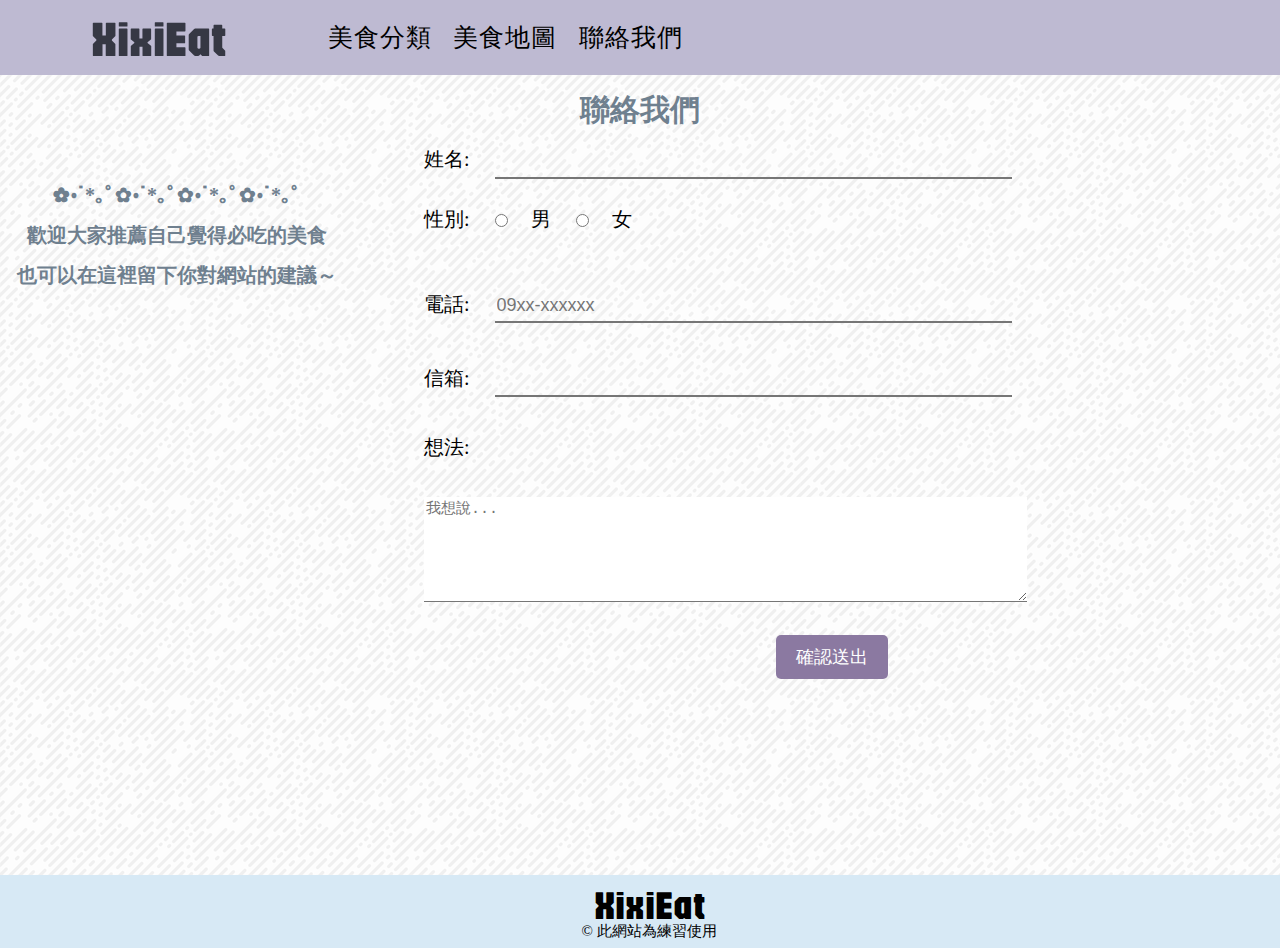
<file: 聯絡我們/contact.html>
<!DOCTYPE html>
<html lang="en">

<head>
    <meta charset="UTF-8">
    <meta name="viewport" content="width=device-width, initial-scale=1.0">
    <link rel="stylesheet" href="./contact.css">
    <link rel="stylesheet" href="./../css/template.css">
    <link rel="preconnect" href="https://fonts.googleapis.com">
    <link rel="preconnect" href="https://fonts.gstatic.com" crossorigin>
    <link href="https://fonts.googleapis.com/css2?family=Jaro:opsz@6..72&display=swap" rel="stylesheet">
    <link rel="stylesheet" href="https://cdnjs.cloudflare.com/ajax/libs/font-awesome/6.5.2/css/all.min.css"
        integrity="sha512-SnH5WK+bZxgPHs44uWIX+LLJAJ9/2PkPKZ5QiAj6Ta86w+fsb2TkcmfRyVX3pBnMFcV7oQPJkl9QevSCWr3W6A=="
        crossorigin="anonymous" referrerpolicy="no-referrer" />
    <title>聯絡我們</title>
</head>

<body>
    <header class="my-header">
        <a class="header-h1" href="./../index2/index2.html">XixiEat</a>
        <nav class="my-navbar">
            <ul class="">
                <li><a href="./../美食分類/category.html">美食分類</a></li>
                <li><a href="./../美食地圖/map.html">美食地圖</a></li>
                <!-- <li><a href="./../新店報報/新店報報.html">新店報報</a></li> -->
                <li><a href="./../聯絡我們/contact.html">聯絡我們</a></li>
            </ul>
        </nav>
        <div class="social-icon">
            <a href="#"><i class="fa-brands fa-facebook"></i></a>
            <a href="#"><i class="fa-brands fa-youtube"></i></a>
            <a href="#"><i class="fa-brands fa-instagram"></i></a>
            <a href="#" class="search-icon"><i class="fa-solid fa-magnifying-glass"></i></a>
            <div class="search">
                <input class="search-bar" id="search-bar" placeholder="搜尋..." type="text">
                <div class="search-results" id="search-results"></div>
            </div>
        </div>
    </header>
    <div class="main">
        <div class="contact">聯絡我們</div>
        <div class="mainbox">

            <div class="leftbox">
                <div class="leftbox-content">
                <p class="p2">✿॰ॱ*｡ﾟ✿॰ॱ*｡ﾟ✿॰ॱ*｡ﾟ✿॰ॱ*｡ﾟ</p>
                <p class="p2">歡迎大家推薦自己覺得必吃的美食</p>
                <p class="p2">也可以在這裡留下你對網站的建議～</p>
                </div>
                
            </div>

            <div class="rightbox ">

                <form action="">
                    <div class="inputbox">
                        <label class="m-2" for="姓名">姓名:</label>
                        <input class="namebox" id="姓名" type="text" name="姓名">
                    </div>
                    <!-- <br> -->
                    
                    <div class="inputbox d-f">
                        <p class="m-2">性別:</p>
                        <br>
                        <div class=""></div>
                        <input class="" id="male" type="radio" name="male">
                        <label class="m-2" for="male">男</label>
                        
                        <input class="" id="female" type="radio" name="female">
                        <label class="m-2" for="female">女</label>

                    </div>
                    <br>
                    <div class="inputbox">
                        <label class="m-2" for="電話">電話:</label>
                        <input class="aaa" id="phone" type="text" name="電話" placeholder="09xx-xxxxxx">

                    </div>
                    <br>
                    <div class="inputbox">
                        <label class="m-2" for="email">信箱:</label>
                        <input class="aaa" id="email" type="text" name="email">

                    </div>
                    <br>
                    <div class="inputbox">
                        <label class="m-2" for="">想法:</label>
                        <br><br>
                        <textarea  class="textarea m-2" placeholder="我想說..."></textarea>

                    </div>
                    
                    <div class="button-box">
                        <button class="button" type="submit">確認送出</button>

                    </div>
                </form>
            </div>
        </div>
    </div>
    <footer>

        <div class="footer-logo">XixiEat</div>
        <div class="text-center" style="font-size: 15px;">&copy; 此網站為練習使用</div>
    </footer>
    <a href="#" class="pagetop"><i class="fa-solid fa-circle-up"></i></a>
    <script src="./../css/template.js"></script>
</body>

</html>
</file>
<file: index2/index2.css>
body {
    background-image: url(./../images/bg.webp);
  }
  
  img {
    max-width: 100%;
    display: block;
    opacity: 0.9;
    border-radius: 5%;

  }
  
  figure {
    margin: 0;
    display: grid;
    grid-template-rows: 1fr auto;
    margin-bottom: 10px;
    break-inside: avoid;
  }
  
  figure > img {
    grid-row: 1 / -1;
    grid-column: 1;
  }
  
  .container {
    column-count: 4;
    column-gap: 15px;
    position: absolute;
    /* row-gap: 100px; */
  }
  .topic{
    width: 40%; 
    height: 250px;
    background-color: #f0f0f0; 
    border: 2px solid #333; 
    z-index: 1;
    text-align: center;
    position: absolute;
    transform: translate(-50%, -50%);
    top: 50%;
    left: 50%;
    position: fixed;
    opacity: 0.85;
    border-radius: 8px;
  }
  .header-h1{
    text-align: center;
    /* margin-left: 5%;
    margin-right: 5%; */
    font-size: 70px;
    font-family: "Jaro", sans-serif;
    font-weight: 900; 
    color:rgb(51, 52, 67);
    text-decoration: none;
    /* line-height: 80px; */
}
.p1{
    font-size: 25px;
    margin-bottom: 10px;
}
.button {
    display: inline-block; 
    padding: 10px 20px; 
    text-decoration: none; 
    color: #181818; 
    border: 3px solid #333; 
    border-radius: 5px; 
    transition: all 0.3s ease; 
    margin-top: 20px;
    font-size: 20px;
  }
  
  .button:hover {
    background-color: #333; 
    color: #fff; 
  }
  img:hover{
    box-shadow: 0 0 40px rgba(0, 0, 0, 0.5);
    transform: scale(0.95);
  }
</file>
<file: css/template.css>
/* 這邊放共用的css(例如：header、footer) */
.my-header{
    position: fixed;
    left:0px;
    top:0px;
    display: flex;
    width: 100%;
    background-color:rgb(190, 186, 210);
    z-index: 1;
    height: 75px;
    
}
.header-h1{
    width: 15%;
    /* margin: 5px; */
    text-align: center;
    margin-left: 5%;
    margin-right: 5%;
    font-size: 50px;
    font-family: "Jaro", sans-serif;
    font-weight: 900; 
    color:rgb(54, 56, 68);
    text-decoration: none;
    line-height: 75px;
}

.my-navbar{
    width: 40%;
    /* background-color: rgb(168, 171, 184); */
    float: left;
    
}
.my-navbar>ul{
    
    list-style-type: none;
}
.my-navbar>ul>li{
    width: 25%;
    float: left;
}
.my-navbar>ul>li>a {
    display: block; 
    width: 100%;
    height: 75px; 
    text-decoration: none; 
    color: black;
    letter-spacing: 1px; 
    font-size: 25px;
    text-align: center; 
    line-height: 75px; 
}

.my-navbar>ul>li>a:hover{
    background-color: #8b79a1;
}
 
.search-bar {
    width: 200px;
    height: 40px;
    border-bottom-style: solid;
    border-color: #f4f4f4;
    border-top-style: none;
    border-left-style: none;
    border-right-style: none;
    box-sizing: border-box;
    background-color: rgb(190, 186, 210);
    margin-right: 12px;
    display: inline-block; 
    position: absolute; 
    top: 0px; 
    right: 50px; 
    z-index: 500; 
    opacity: 0; 
    transition: width 0.4s ease, opacity 0.4s ease; 
    font-size: 16px;
    padding: 8px;
}
.search-bar::placeholder {
    font-size: 16px; 
    font-weight: 500;
}
.search-bar:focus {
    border-bottom-color: rgba(255, 255, 255, 0.706); 
    outline: none;
}

.social-icon {
    display: flex;
    justify-content: right;
    margin-top: 15px;
    height: 40px;
    width: 35%;
    margin-right: 20px;
    position: relative; 
}

.social-icon > a > i {
    color: #49455b;
    font-size: 30px;
    line-height: 40px; 
    letter-spacing: 20px;
}

.search-icon {
    position: relative;
    z-index: 1001; 
}


/*  */

.search {
    position: relative;
    display: inline-block; 
}


.search-results {
    position: absolute;
    top: 100%; 
    right: 62px;
    width: 200px; 
    background-color: #cfcfcf; 
    border: 1px solid #ccc; 
    border-top: none;
    border-radius: 0 0 5px 5px;
    box-shadow: 0 2px 5px rgba(0, 0, 0, 0.1);
    z-index: 999;
    display: none;
    max-height: 200px;
    overflow-y: auto;
}


.search-results div {
    padding: 8px 12px; 
    cursor: pointer; 
    /* width: 200px; */
}

.search-results div:hover {
    background-color: #f0f0f0; 
}



/*  */
.fa-magnifying-glass:hover{ color:floralwhite}
.fa-facebook:hover{ color:#4a74ca; }
.fa-youtube:hover{ color:rgb(215, 66, 66)}
.fa-instagram:hover{ color:rgb(193, 88, 193)}

.text-center{
    text-align: center;
}
footer{
    /* position: relative;   */
    bottom: 0;
    width: 100%; 
    margin-top: auto;
    background-color: #d7e9f5;
    padding: 1vh;
}
.footer-logo{
    font-family: "Jaro", sans-serif;
    text-align: center;
    font-size: 40px;
    font-weight: 800;
}
</file>
<file: 美食分類/category.css>
@import url('./../css/cssreset.css');
/* 頁首頁尾ＣＳＳ */
@import url('./../css/template.css');
html, body {
    height: 100%;
    margin: 0;
    padding: 0;
}

.main{
    background-color: #f8eecd;
    width: 100%;
    /* height: 100%; */
    margin-top: 75px;
}

.mainitem{
    background-color: yellowgreen;
    width: 100%;
    height: 1000px;
    display: flex;
    
}
.sidebar{
    /* background-color: pink; */
    background-image: url(./../images/bgfunky-lines.webp);
    width: 15%;
    height: 100%;
    display: block;
    /* top :0; */
    font-size: 20px;
    padding: 20px;
    
}
.sidebar>ul>li>a{
    line-height: 30px;
    border-left: 4px solid #91983e;
    margin-bottom: 10px;
    margin-top: 20px;
    padding-left: 10px;
    padding-top: 10px;
    font-size: 20px;
    display: block;
    text-decoration: none;
    color: #272626;
    font-weight: bold;
}
.item{
    background-image: url(./../images/bgfunky-lines.webp);
    width: 85%;
    height: 100%;
    grid-template-rows: repeat(2, 50%);
    grid-template-columns: repeat(3, 33.3%);
    display: grid;
    
    
} 
.text-center{
    text-align: center;
    ;
}
.float-left{
  float: left;
}
.clearfix::after {
  content: "";
  display: block;
  clear: both;
}
/* 我是card */
*{
  margin:0px;
  padding: 0px;
  box-sizing: border-box;
}

.card{
  width: calc(100%-20px);
  height: calc(100%-20px);
  background-color: #dddaca;
  border-radius: 8px;
  overflow: hidden;
  box-shadow: 0px 2px 4px rgba(0,0,0,0.2);
  margin: 40px;
}

.card img{
  width: 100%;
  height: 250px;
}
.card-content{
  padding:12px;
}
.card-content h3{
  font-size: 20px;
  margin-bottom: 8px;
}
.card-content p{
  color:rgb(46, 103, 103);
  font-size: 15px;
  line-height: 1.3;
}
.readmore{
  display: inline-block;
  padding: 12px 20px;
  background-color: #a5ada7;
  text-decoration: none;
  border-radius: 4px;
  margin-top: 16px;
  color:#050505;
  font-size: 15px;
}
ul{
  list-style: none;
}
.search-results {
  margin-top: 20px;
  padding: 10px;
  border-top: 1px solid #ccc;
}
.map{
  text-decoration: none;
  color: black;
}
.pagetop{
  position: fixed; 
  right:10px;
  bottom:10px;
  background-color: rgb(185, 178, 193);
  width: 50px;
  line-height: 50px;
  color:rgb(56, 31, 94);
  display: block;
  text-align: center;
  border-radius: 50%;
  font-size: 30px;
}
</file>
<file: 聯絡我們/contact.css>
@import url("./../css/cssreset.css");

@import url("./../css/template.css");
.mainbox{
    display: flex;
    
}
.main{
    background-image: url(./../images/bgfunky-lines.webp);
    width: 100%;
    /* height: auto; */
    margin-top: 75px;
    min-height: 800px;
}

.leftbox {
    width: 30%;
    padding-right: 30px;
    box-sizing: border-box;
    /* display: flex; */
    margin-top: 20px;
}
.rightbox {
   font-size: 20px;
   width: 70%;
   padding: 10px;
   box-sizing: border-box;  
    
}
.leftbox-content{
    margin-top: 30px;
    text-align:center;
    justify-content: center;
}
.contact{
  text-align: center;
  font-size: 30px;
  padding-top: 20px;
  color: rgb(111, 128, 143);
  font-weight: bold;
}

.inputbox{
    margin: 10px;
}
.gender{
    display: flex;
    margin: 20px;
}
.m-2{
    margin: 20px;
}
.aaa{
    width: 60%;
    height: 30px;
    border-bottom-style: solid;
    border-top-style: none;
    border-left-style:none;
    border-right-style:none;
    background-color: #ffffff15;
    font-size: 18px;
}

.namebox{
    width: 60%;
    height: 30px;
    border-bottom-style: solid;
    border-top-style: none;
    border-left-style:none;
    border-right-style:none;
    background-color: #ffffff15;
}
input{
    outline-style: none;
}
.d-f{
    display: flex;
}
.textarea{
    width: 70%;
    height: 100px;
    font-size: 15px;
    /* border-style: none; */
    border-top: black;
    border-left: black;
    border-right: black;
}
.textarea:focus{
    outline-style: none;
}
.button-box{
    font-size: 20px;
    /* text-align: center; */

}
.button{
    font-size: 15px;
}
.p2{
    font-size: 20px;
    padding: 10px;
    color: rgb(111, 128, 143);
    font-weight: bold;
}


/*  */






.button-box {
    text-align: center;
}

.button {
    padding: 10px 20px;
    background-color: #8b79a1;
    border: none;
    border-radius: 5px;
    color: #fff;
    font-size: 18px;
    cursor: pointer;
    transition: background-color 0.3s ease;
}

.button:hover {
    background-color: #694d82;
}
.pagetop{
    position: fixed; 
    right:10px;
    bottom:10px;
    background-color: rgb(185, 178, 193);
    width: 50px;
    line-height: 50px;
    color:rgb(56, 31, 94);
    display: block;
    text-align: center;
    border-radius: 50%;
    font-size: 30px;
  }
</file>
